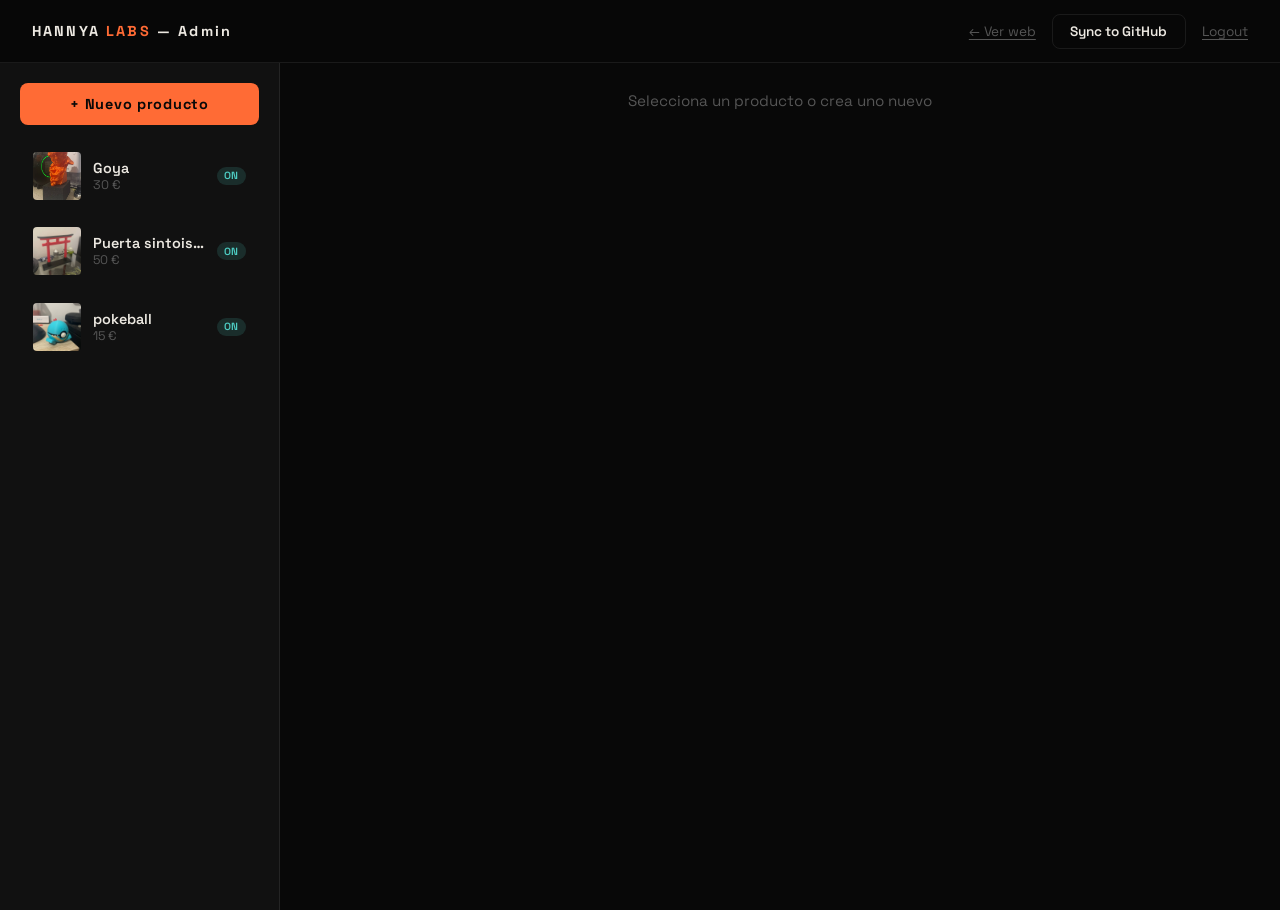
<file: admin.html>
<!DOCTYPE html>
<html lang="es">
<head>
  <meta charset="UTF-8">
  <meta name="viewport" content="width=device-width, initial-scale=1.0">
  <title>Hannya Labs — Admin</title>
  <link rel="icon" href="data:image/svg+xml,<svg xmlns=%22http://www.w3.org/2000/svg%22 viewBox=%220 0 100 100%22><text y=%22.9em%22 font-size=%2290%22>%F0%9F%A7%8A</text></svg>">
  <link rel="preconnect" href="https://fonts.googleapis.com">
  <link rel="preconnect" href="https://fonts.gstatic.com" crossorigin>
  <link href="https://fonts.googleapis.com/css2?family=Space+Grotesk:wght@400;600;700&display=swap" rel="stylesheet">
  <link rel="stylesheet" href="admin.css">
</head>
<body>

<!-- ── SETUP SCREEN ───────────────────────────────────────── -->
<div id="screen-setup" class="screen">
  <div class="setup-card">
    <div class="setup-logo">HANNYA <span>LABS</span></div>
    <h1>Primera configuración</h1>
    <p class="setup-desc">Configura el acceso al repositorio de GitHub para sincronizar los productos.</p>
    <div class="form-group">
      <label for="setup-pat">GitHub Personal Access Token</label>
      <input type="password" id="setup-pat" placeholder="ghp_xxxxxxxxxxxxxxxxxxxx" autocomplete="off">
      <span class="form-hint">Necesita permiso <code>contents: write</code> en el repo</span>
    </div>
    <div class="form-group">
      <label for="setup-repo">Repositorio (usuario/repo)</label>
      <input type="text" id="setup-repo" value="jcarlosroldan/boboprint" placeholder="usuario/repo">
    </div>
    <div class="form-group">
      <label for="setup-pwd">Contraseña del panel</label>
      <input type="password" id="setup-pwd" placeholder="Mínimo 6 caracteres" autocomplete="new-password">
    </div>
    <div class="form-group">
      <label for="setup-pwd2">Confirmar contraseña</label>
      <input type="password" id="setup-pwd2" placeholder="Repite la contraseña" autocomplete="new-password">
    </div>
    <button id="setup-btn" class="btn-primary">Guardar configuración</button>
    <div id="setup-status" class="status-msg"></div>
  </div>
</div>

<!-- ── LOGIN SCREEN ───────────────────────────────────────── -->
<div id="screen-login" class="screen" hidden>
  <div class="setup-card">
    <div class="setup-logo">HANNYA <span>LABS</span></div>
    <h1>Admin</h1>
    <div class="form-group">
      <label for="login-pwd">Contraseña</label>
      <input type="password" id="login-pwd" placeholder="••••••••" autocomplete="current-password">
    </div>
    <button id="login-btn" class="btn-primary">Entrar</button>
    <div id="login-status" class="status-msg"></div>
    <button id="reset-config-btn" class="btn-link">Reconfigurar acceso</button>
  </div>
</div>

<!-- ── PANEL SCREEN ───────────────────────────────────────── -->
<div id="screen-panel" class="screen" hidden>
  <header class="admin-header">
    <span class="logo">HANNYA <span>LABS</span> — Admin</span>
    <div class="admin-header-actions">
      <a href="index.html" class="btn-link">← Ver web</a>
      <button id="sync-btn" class="btn-secondary">Sync to GitHub</button>
      <button id="logout-btn" class="btn-link">Logout</button>
    </div>
  </header>
  <div class="admin-body">
    <aside class="admin-sidebar">
      <button id="add-product-btn" class="btn-primary btn-full">+ Nuevo producto</button>
      <div id="product-list"></div>
    </aside>
    <main class="admin-main">
      <div id="product-form-container">
        <div class="empty-state">
          <p>Selecciona un producto o crea uno nuevo</p>
        </div>
      </div>
      <div id="admin-status" class="status-msg"></div>
    </main>
  </div>
</div>

<script src="admin.js"></script>
</body>
</html>
</file>
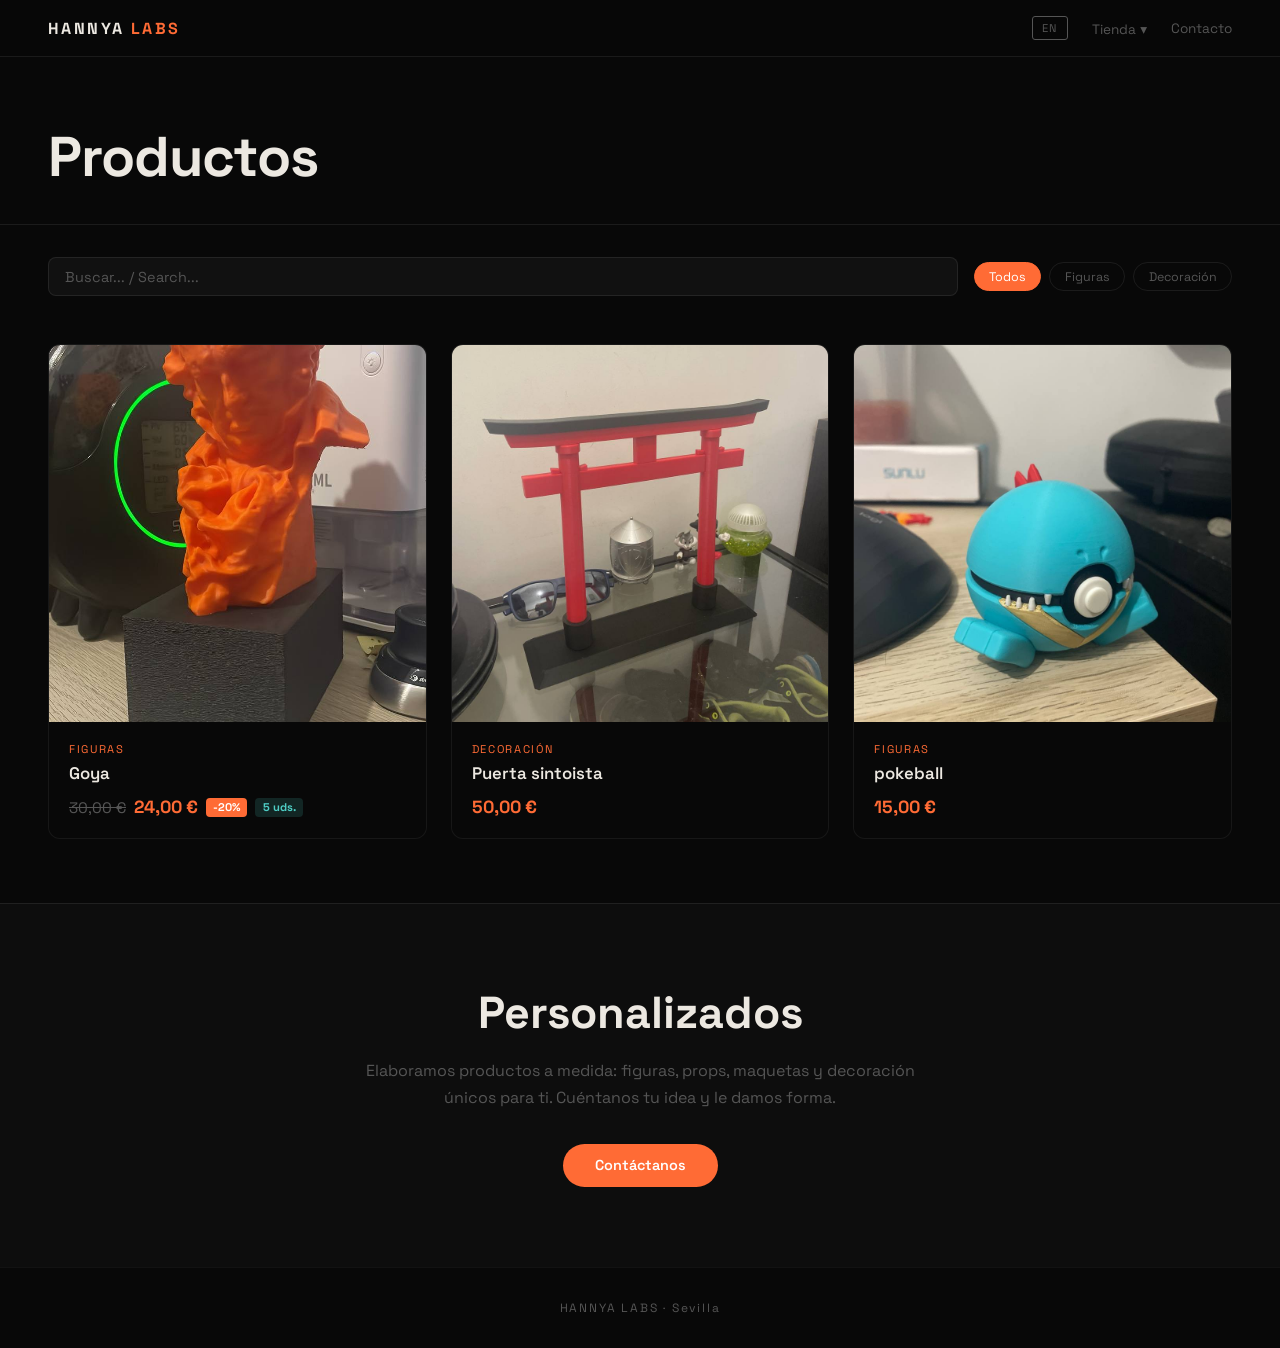
<file: producto.html>
<!DOCTYPE html>
<html lang="es">
<head>
  <meta charset="UTF-8">
  <meta name="viewport" content="width=device-width, initial-scale=1.0">
  <title>Producto — Hannya Labs</title>
  <meta name="description" content="Detalle de producto Hannya Labs">
  <link rel="icon" href="data:image/svg+xml,<svg xmlns=%22http://www.w3.org/2000/svg%22 viewBox=%220 0 100 100%22><text y=%22.9em%22 font-size=%2290%22>%F0%9F%A7%8A</text></svg>">
  <link rel="preconnect" href="https://fonts.googleapis.com">
  <link rel="preconnect" href="https://fonts.gstatic.com" crossorigin>
  <link href="https://fonts.googleapis.com/css2?family=Space+Grotesk:wght@400;600;700&display=swap" rel="stylesheet">
  <link rel="stylesheet" href="productos.css">
</head>
<body>

<header>
  <a href="index.html" class="logo">HANNYA <span>LABS</span></a>
  <div class="header-right">
    <button class="lang-toggle"><span class="es">EN</span><span class="en">ES</span></button>
    <div class="nav-dropdown" id="nav-tienda">
      <button class="nav-dropdown-btn header-cta">
        <span class="es">Tienda ▾</span><span class="en">Shop ▾</span>
      </button>
      <div class="nav-dropdown-menu">
        <a href="productos.html"><span class="es">Productos</span><span class="en">Products</span></a>
        <a href="productos.html#personalizados"><span class="es">Personalizados</span><span class="en">Custom orders</span></a>
        <a href="index.html#contacto"><span class="es">Contacto</span><span class="en">Contact</span></a>
      </div>
    </div>
    <a href="index.html#contacto" class="header-cta"><span class="es">Contacto</span><span class="en">Contact</span></a>
  </div>
</header>

<main class="producto-detail">
  <a href="productos.html" class="back-link">← <span class="es">Productos</span><span class="en">Products</span></a>

  <div class="producto-layout">
    <div class="producto-img-col">
      <div id="det-img-wrap"></div>
    </div>
    <div class="producto-info-col">
      <span id="det-cat" class="det-cat"></span>
      <h1 id="det-name"></h1>
      <div class="det-price-wrap" id="det-price-wrap"></div>
      <p id="det-desc" class="det-desc"></p>
      <div class="det-meta" id="det-meta"></div>
      <a href="index.html#contacto" class="btn-primary">
        <span class="es">Pedir este producto</span>
        <span class="en">Order this product</span>
      </a>
    </div>
  </div>
</main>

<footer>HANNYA LABS · Sevilla</footer>

<script src="producto.js"></script>
</body>
</html>
</file>
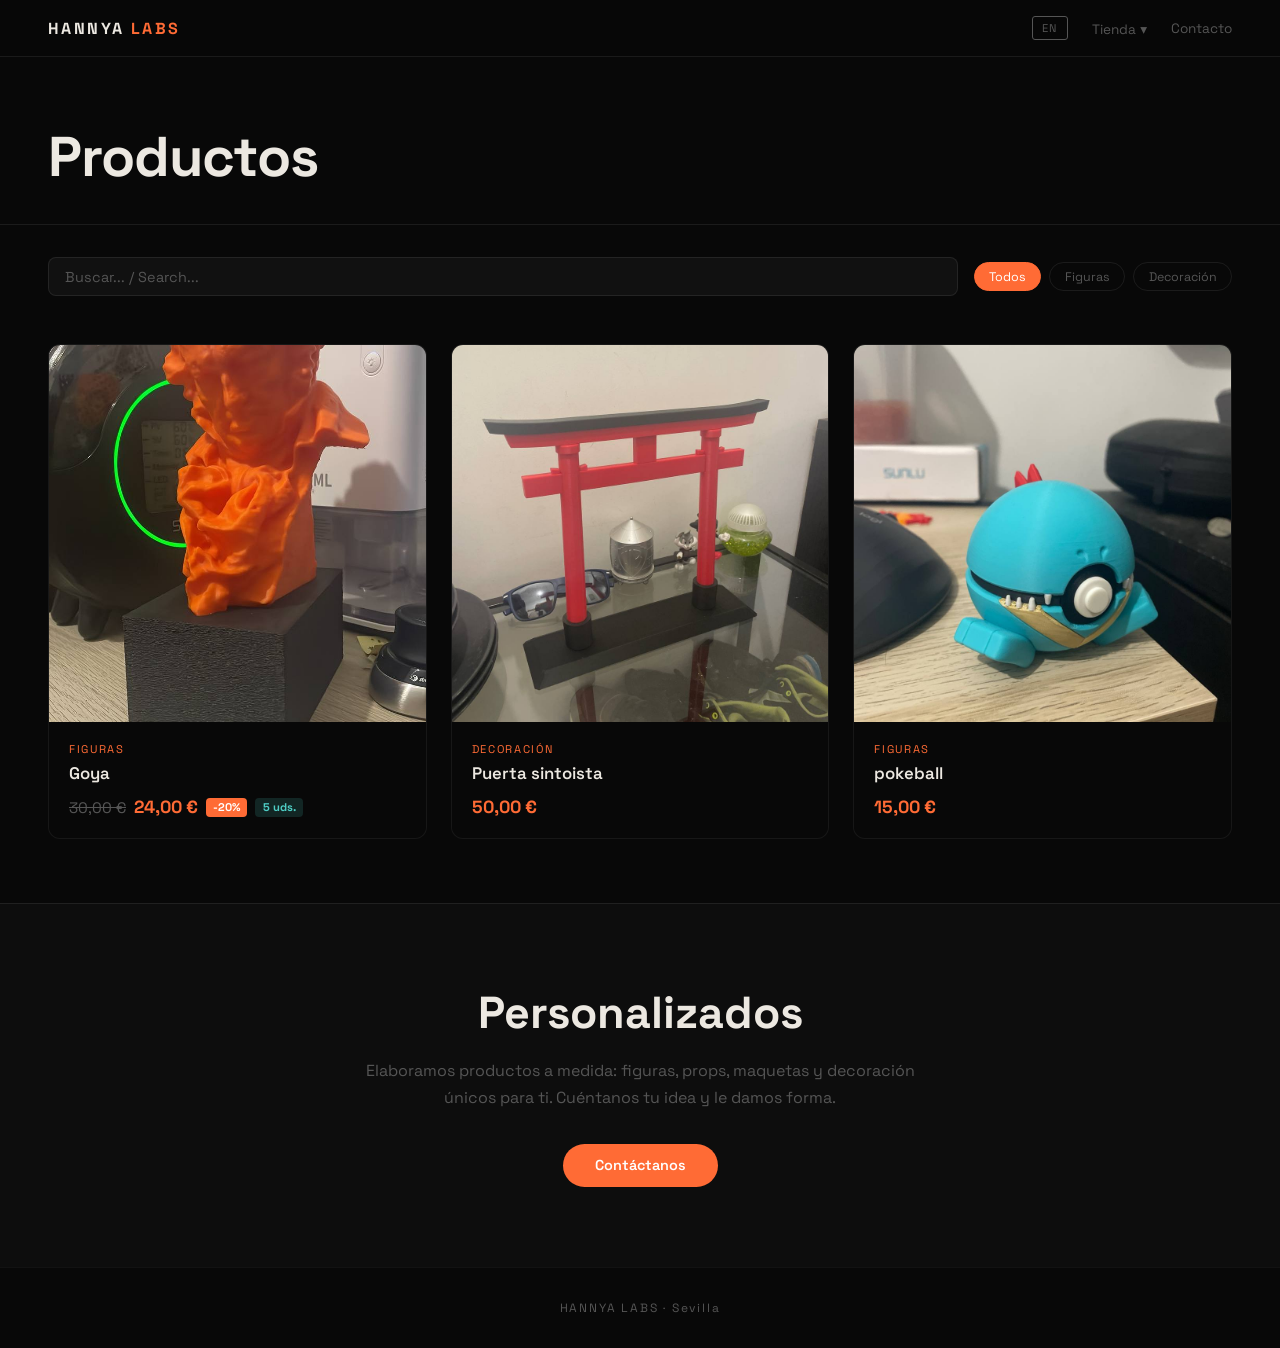
<file: productos.html>
<!DOCTYPE html>
<html lang="es">
<head>
  <meta charset="UTF-8">
  <meta name="viewport" content="width=device-width, initial-scale=1.0">
  <title>Productos — Hannya Labs</title>
  <meta name="description" content="Catálogo de productos de Hannya Labs. Figuras, maquetas, decoración y más.">
  <link rel="icon" href="data:image/svg+xml,<svg xmlns=%22http://www.w3.org/2000/svg%22 viewBox=%220 0 100 100%22><text y=%22.9em%22 font-size=%2290%22>%F0%9F%A7%8A</text></svg>">
  <link rel="preconnect" href="https://fonts.googleapis.com">
  <link rel="preconnect" href="https://fonts.gstatic.com" crossorigin>
  <link href="https://fonts.googleapis.com/css2?family=Space+Grotesk:wght@400;600;700&display=swap" rel="stylesheet">
  <link rel="stylesheet" href="productos.css">
</head>
<body>

<header>
  <a href="index.html" class="logo">HANNYA <span>LABS</span></a>
  <div class="header-right">
    <button class="lang-toggle"><span class="es">EN</span><span class="en">ES</span></button>
    <div class="nav-dropdown" id="nav-tienda">
      <button class="nav-dropdown-btn header-cta">
        <span class="es">Tienda ▾</span><span class="en">Shop ▾</span>
      </button>
      <div class="nav-dropdown-menu">
        <a href="productos.html"><span class="es">Productos</span><span class="en">Products</span></a>
        <a href="productos.html#personalizados"><span class="es">Personalizados</span><span class="en">Custom orders</span></a>
        <a href="index.html#contacto"><span class="es">Contacto</span><span class="en">Contact</span></a>
      </div>
    </div>
    <a href="index.html#contacto" class="header-cta"><span class="es">Contacto</span><span class="en">Contact</span></a>
  </div>
</header>

<main>
  <section class="productos-hero">
    <h1><span class="es">Productos</span><span class="en">Products</span></h1>
  </section>

  <section class="productos-controls">
    <input id="search-input" type="search" placeholder="Buscar... / Search...">
    <div id="cat-filters"></div>
  </section>

  <section class="productos-section">
    <div id="productos-grid" class="productos-grid"></div>
    <p id="no-results" hidden>
      <span class="es">Sin resultados</span><span class="en">No results</span>
    </p>
  </section>

  <section id="personalizados" class="personalizados-section">
    <h2><span class="es">Personalizados</span><span class="en">Custom orders</span></h2>
    <p>
      <span class="es">Elaboramos productos a medida: figuras, props, maquetas y decoración únicos para ti. Cuéntanos tu idea y le damos forma.</span>
      <span class="en">We craft custom pieces: unique figures, props, scale models and decor made just for you. Tell us your idea and we'll shape it.</span>
    </p>
    <a href="index.html#contacto" class="btn-contact">
      <span class="es">Contáctanos</span><span class="en">Contact us</span>
    </a>
  </section>
</main>

<footer>HANNYA LABS · Sevilla</footer>

<script src="productos.js"></script>
</body>
</html>
</file>
<file: admin.css>
:root {
  --bg: #080808;
  --bg2: #111;
  --bg3: #1a1a1a;
  --text: #ece8e1;
  --muted: #555;
  --accent: #ff6b35;
  --teal: #4ecdc4;
  --border: rgba(255,255,255,0.08);
  --radius: 8px;
  --font: 'Space Grotesk', system-ui, sans-serif;
}

* { margin: 0; padding: 0; box-sizing: border-box; }
[hidden] { display: none !important; }

body {
  font-family: var(--font);
  background: var(--bg);
  color: var(--text);
  min-height: 100vh;
}

a { color: inherit; text-decoration: none; }

/* ── SCREENS ─────────────────────────────────────────────── */
.screen { min-height: 100vh; }

/* ── SETUP / LOGIN ───────────────────────────────────────── */
#screen-setup,
#screen-login {
  display: flex;
  align-items: center;
  justify-content: center;
  padding: 2rem;
}

.setup-card {
  background: var(--bg2);
  border: 1px solid var(--border);
  border-radius: 16px;
  padding: 2.5rem;
  width: 100%;
  max-width: 440px;
}

.setup-logo {
  font-weight: 700;
  font-size: 1rem;
  letter-spacing: 0.15em;
  margin-bottom: 1.5rem;
  color: var(--muted);
}
.setup-logo span { color: var(--accent); }

.setup-card h1 {
  font-size: 1.6rem;
  font-weight: 700;
  margin-bottom: 0.5rem;
}

.setup-desc {
  color: var(--muted);
  font-size: 0.9rem;
  margin-bottom: 1.75rem;
  line-height: 1.5;
}

/* ── FORM ELEMENTS ───────────────────────────────────────── */
.form-group {
  margin-bottom: 1.25rem;
  display: flex;
  flex-direction: column;
  gap: 0.4rem;
}

label {
  font-size: 0.8rem;
  font-weight: 600;
  text-transform: uppercase;
  letter-spacing: 0.1em;
  color: var(--muted);
}

input[type="text"],
input[type="password"],
input[type="number"],
input[type="email"],
select,
textarea {
  background: var(--bg3);
  border: 1px solid var(--border);
  border-radius: var(--radius);
  color: var(--text);
  font-family: var(--font);
  font-size: 0.95rem;
  padding: 0.65rem 0.85rem;
  transition: border-color 0.2s;
  outline: none;
  width: 100%;
}

input:focus,
select:focus,
textarea:focus {
  border-color: var(--accent);
}

textarea {
  resize: vertical;
  min-height: 80px;
}

.form-hint {
  font-size: 0.75rem;
  color: var(--muted);
}
.form-hint code {
  background: var(--bg3);
  padding: 0.1em 0.4em;
  border-radius: 3px;
  font-size: 0.8em;
}

/* ── BUTTONS ─────────────────────────────────────────────── */
.btn-primary {
  background: var(--accent);
  color: var(--bg);
  border: none;
  border-radius: var(--radius);
  padding: 0.75rem 1.5rem;
  font-family: var(--font);
  font-size: 0.9rem;
  font-weight: 700;
  letter-spacing: 0.05em;
  cursor: pointer;
  transition: opacity 0.2s, transform 0.2s;
}
.btn-primary:hover { opacity: 0.85; }
.btn-primary:active { transform: scale(0.98); }
.btn-primary.btn-full { width: 100%; margin-bottom: 1rem; }

.btn-secondary {
  background: transparent;
  color: var(--text);
  border: 1px solid var(--border);
  border-radius: var(--radius);
  padding: 0.5rem 1.1rem;
  font-family: var(--font);
  font-size: 0.85rem;
  font-weight: 600;
  cursor: pointer;
  transition: border-color 0.2s, color 0.2s;
}
.btn-secondary:hover { border-color: var(--accent); color: var(--accent); }

.btn-link {
  background: none;
  border: none;
  color: var(--muted);
  font-family: var(--font);
  font-size: 0.85rem;
  cursor: pointer;
  transition: color 0.2s;
  padding: 0;
  text-decoration: underline;
  text-underline-offset: 3px;
}
.btn-link:hover { color: var(--text); }

.btn-danger {
  background: #c0392b;
  color: #fff;
  border: none;
  border-radius: var(--radius);
  padding: 0.6rem 1.2rem;
  font-family: var(--font);
  font-size: 0.85rem;
  font-weight: 600;
  cursor: pointer;
  transition: opacity 0.2s;
}
.btn-danger:hover { opacity: 0.8; }

/* ── STATUS MESSAGES ─────────────────────────────────────── */
.status-msg {
  margin-top: 1rem;
  font-size: 0.85rem;
  min-height: 1.2em;
  border-radius: var(--radius);
  padding: 0;
  transition: all 0.2s;
}
.status-msg:not(:empty) {
  padding: 0.65rem 0.9rem;
}
.status-msg.success { background: rgba(78,205,196,0.12); color: var(--teal); }
.status-msg.error   { background: rgba(192,57,43,0.12);  color: #e74c3c; }
.status-msg.warning { background: rgba(255,107,53,0.12); color: var(--accent); }
.status-msg.info    { background: rgba(255,255,255,0.05); color: var(--muted); }

/* ── PANEL HEADER ────────────────────────────────────────── */
.admin-header {
  display: flex;
  align-items: center;
  justify-content: space-between;
  padding: 0.85rem 2rem;
  background: rgba(8,8,8,0.95);
  backdrop-filter: blur(12px);
  border-bottom: 1px solid var(--border);
  position: sticky;
  top: 0;
  z-index: 100;
}

.admin-header .logo {
  font-weight: 700;
  font-size: 0.9rem;
  letter-spacing: 0.15em;
}
.admin-header .logo span { color: var(--accent); }

.admin-header-actions {
  display: flex;
  align-items: center;
  gap: 1rem;
}

/* ── PANEL LAYOUT ────────────────────────────────────────── */
.admin-body {
  display: flex;
  height: calc(100vh - 53px);
  overflow: hidden;
}

.admin-sidebar {
  width: 280px;
  flex-shrink: 0;
  background: var(--bg2);
  border-right: 1px solid var(--border);
  display: flex;
  flex-direction: column;
  padding: 1.25rem;
  overflow-y: auto;
  gap: 0;
}

.admin-main {
  flex: 1;
  padding: 1.75rem 2rem;
  overflow-y: auto;
}

/* ── PRODUCT LIST ────────────────────────────────────────── */
#product-list {
  display: flex;
  flex-direction: column;
  gap: 0.4rem;
}

.product-row {
  display: flex;
  align-items: center;
  gap: 0.75rem;
  padding: 0.6rem 0.75rem;
  border-radius: var(--radius);
  cursor: pointer;
  transition: background 0.15s;
  border: 1px solid transparent;
}
.product-row:hover { background: var(--bg3); }
.product-row.active {
  background: var(--bg3);
  border-color: var(--accent);
}

.product-row-thumb {
  width: 48px;
  height: 48px;
  border-radius: 4px;
  overflow: hidden;
  background: var(--bg3);
  flex-shrink: 0;
  display: flex;
  align-items: center;
  justify-content: center;
  font-size: 1.4rem;
}
.product-row-thumb img {
  width: 100%;
  height: 100%;
  object-fit: cover;
}

.product-row-info {
  flex: 1;
  min-width: 0;
}
.product-row-name {
  font-size: 0.9rem;
  font-weight: 600;
  white-space: nowrap;
  overflow: hidden;
  text-overflow: ellipsis;
}
.product-row-price {
  font-size: 0.78rem;
  color: var(--muted);
}

.product-row-badge {
  font-size: 0.65rem;
  padding: 0.15rem 0.45rem;
  border-radius: 100px;
  font-weight: 600;
  letter-spacing: 0.05em;
  flex-shrink: 0;
}
.badge-visible   { background: rgba(78,205,196,0.15); color: var(--teal); }
.badge-hidden    { background: rgba(85,85,85,0.2);    color: var(--muted); }

/* ── PRODUCT FORM ────────────────────────────────────────── */
.product-form {
  max-width: 700px;
}

.product-form h2 {
  font-size: 1.2rem;
  font-weight: 700;
  margin-bottom: 1.5rem;
  padding-bottom: 0.75rem;
  border-bottom: 1px solid var(--border);
}

.form-row {
  display: grid;
  grid-template-columns: 1fr 1fr;
  gap: 1rem;
}

.form-actions {
  display: flex;
  gap: 0.75rem;
  margin-top: 1.5rem;
  padding-top: 1rem;
  border-top: 1px solid var(--border);
  flex-wrap: wrap;
}

/* ── IMAGE UPLOAD ────────────────────────────────────────── */
.image-upload-area {
  border: 2px dashed var(--border);
  border-radius: var(--radius);
  padding: 1.5rem;
  text-align: center;
  cursor: pointer;
  transition: border-color 0.2s;
  background: var(--bg3);
}
.image-upload-area:hover { border-color: var(--accent); }
.image-upload-area input[type="file"] { display: none; }

.image-preview-wrap {
  position: relative;
  display: inline-block;
}
.image-preview-wrap img {
  max-width: 100%;
  max-height: 200px;
  border-radius: var(--radius);
  display: block;
}
.image-preview-label {
  margin-top: 0.6rem;
  font-size: 0.8rem;
  color: var(--muted);
}

.upload-placeholder {
  color: var(--muted);
  font-size: 0.9rem;
}
.upload-placeholder strong { color: var(--text); }

/* ── VISIBLE TOGGLE ──────────────────────────────────────── */
.toggle-group {
  display: flex;
  align-items: center;
  gap: 0.75rem;
  padding: 0.65rem 0;
}

.toggle-switch {
  position: relative;
  width: 44px;
  height: 24px;
  flex-shrink: 0;
}
.toggle-switch input { display: none; }
.toggle-slider {
  position: absolute;
  inset: 0;
  background: var(--bg3);
  border: 1px solid var(--border);
  border-radius: 100px;
  cursor: pointer;
  transition: background 0.2s, border-color 0.2s;
}
.toggle-slider::before {
  content: '';
  position: absolute;
  left: 3px;
  top: 50%;
  transform: translateY(-50%);
  width: 16px;
  height: 16px;
  background: var(--muted);
  border-radius: 50%;
  transition: transform 0.2s, background 0.2s;
}
.toggle-switch input:checked + .toggle-slider { background: var(--accent); border-color: var(--accent); }
.toggle-switch input:checked + .toggle-slider::before {
  transform: translate(20px, -50%);
  background: #fff;
}

.toggle-label {
  font-size: 0.9rem;
  color: var(--text);
}

/* ── EMPTY STATE ─────────────────────────────────────────── */
.empty-state {
  display: flex;
  flex-direction: column;
  align-items: center;
  justify-content: center;
  height: 60%;
  color: var(--muted);
  font-size: 0.95rem;
  text-align: center;
}

/* ── SCROLLBAR ───────────────────────────────────────────── */
::-webkit-scrollbar { width: 6px; }
::-webkit-scrollbar-track { background: transparent; }
::-webkit-scrollbar-thumb { background: var(--border); border-radius: 3px; }

/* ── RESPONSIVE ──────────────────────────────────────────── */
@media (max-width: 768px) {
  .admin-body { flex-direction: column; height: auto; overflow: visible; }
  .admin-sidebar { width: 100%; height: auto; border-right: none; border-bottom: 1px solid var(--border); }
  .admin-main { padding: 1.25rem; }
  .form-row { grid-template-columns: 1fr; }
  .admin-header { padding: 0.85rem 1.25rem; }
}
</file>
<file: productos.css>
/* ── productos.css — estilos para productos.html y producto.html ── */
:root {
  --bg: #080808;
  --text: #ece8e1;
  --muted: #555;
  --accent: #ff6b35;
  --teal: #4ecdc4;
  --border: rgba(255,255,255,0.08);
  --radius: 8px;
  --font: 'Space Grotesk', system-ui, sans-serif;
}

* { margin: 0; padding: 0; box-sizing: border-box; }
html { scroll-behavior: smooth; }
html[lang="en"] .es { display: none; }
html[lang="es"] .en { display: none; }

body {
  font-family: var(--font);
  background: var(--bg);
  color: var(--text);
  overflow-x: hidden;
}

a { color: inherit; text-decoration: none; }
::selection { background: var(--accent); color: var(--bg); }

header {
  position: sticky;
  top: 0;
  left: 0;
  right: 0;
  display: flex;
  align-items: center;
  justify-content: space-between;
  padding: 1rem 3rem;
  z-index: 100;
  background: rgba(8,8,8,0.95);
  backdrop-filter: blur(12px);
  border-bottom: 1px solid var(--border);
}

.logo {
  font-weight: 700;
  font-size: 1rem;
  letter-spacing: 0.15em;
}
.logo span { color: var(--accent); }

.header-right {
  display: flex;
  align-items: center;
  gap: 1.5rem;
}

.header-cta {
  font-size: 0.85rem;
  color: var(--muted);
  transition: color 0.3s;
}
.header-cta:hover { color: var(--text); }

.lang-toggle {
  background: none;
  border: 1px solid var(--muted);
  color: var(--muted);
  padding: 0.25rem 0.6rem;
  border-radius: 3px;
  font-family: var(--font);
  font-size: 0.7rem;
  letter-spacing: 0.1em;
  cursor: pointer;
  transition: color 0.3s, border-color 0.3s;
}
.lang-toggle:hover { color: var(--text); border-color: var(--text); }

/* Dropdown nav */
.nav-dropdown { position: relative; }
.nav-dropdown-btn {
  background: none;
  border: none;
  font-family: var(--font);
  padding: 0;
  cursor: pointer;
}
.nav-dropdown-menu {
  position: absolute;
  top: calc(100% + 0.5rem);
  right: 0;
  background: rgba(8,8,8,0.95);
  backdrop-filter: blur(12px);
  border: 1px solid var(--border);
  border-radius: var(--radius);
  min-width: 160px;
  padding: 0.4rem 0;
  opacity: 0;
  pointer-events: none;
  transform: translateY(-6px);
  transition: opacity 0.2s, transform 0.2s;
  z-index: 200;
}
.nav-dropdown:hover .nav-dropdown-menu,
.nav-dropdown.open .nav-dropdown-menu {
  opacity: 1;
  pointer-events: auto;
  transform: none;
}
.nav-dropdown-menu a {
  display: block;
  padding: 0.55rem 1.1rem;
  font-size: 0.85rem;
  color: var(--muted);
  transition: color 0.2s;
}
.nav-dropdown-menu a:hover { color: var(--text); }

footer {
  padding: 2rem 3rem;
  text-align: center;
  font-size: 0.75rem;
  letter-spacing: 0.15em;
  color: var(--muted);
  border-top: 1px solid rgba(255,255,255,0.04);
}

/* ── Página listado (productos.html) ── */
.productos-hero {
  padding: 4rem 3rem 2rem;
  border-bottom: 1px solid var(--border);
}
.productos-hero h1 {
  font-size: clamp(2rem, 5vw, 3.5rem);
  font-weight: 700;
  letter-spacing: -0.02em;
}

.productos-controls {
  padding: 2rem 3rem 1rem;
  display: flex;
  flex-wrap: wrap;
  gap: 1rem;
  align-items: center;
}

#search-input {
  flex: 1 1 240px;
  background: rgba(255,255,255,0.04);
  border: 1px solid var(--border);
  border-radius: var(--radius);
  padding: 0.6rem 1rem;
  font-family: var(--font);
  font-size: 0.9rem;
  color: var(--text);
  outline: none;
  transition: border-color 0.2s;
}
#search-input:focus { border-color: rgba(255,255,255,0.2); }
#search-input::placeholder { color: var(--muted); }

#cat-filters {
  display: flex;
  flex-wrap: wrap;
  gap: 0.5rem;
}

.cat-pill {
  padding: 0.35rem 0.9rem;
  border: 1px solid var(--border);
  border-radius: 100px;
  font-size: 0.78rem;
  color: var(--muted);
  cursor: pointer;
  transition: border-color 0.2s, color 0.2s, background 0.2s;
  background: none;
  font-family: var(--font);
}
.cat-pill:hover { color: var(--text); border-color: rgba(255,255,255,0.2); }
.cat-pill.active {
  background: var(--accent);
  border-color: var(--accent);
  color: #fff;
}

.productos-section {
  padding: 2rem 3rem 4rem;
}

.productos-grid {
  display: grid;
  grid-template-columns: repeat(3, 1fr);
  gap: 1.5rem;
}

#no-results {
  color: var(--muted);
  text-align: center;
  padding: 4rem 0;
  font-size: 1rem;
}

/* Cards */
.producto-card-link { display: block; text-decoration: none; color: inherit; }

.producto-card {
  background: var(--bg);
  border: 1px solid rgba(255,255,255,0.06);
  border-radius: 12px;
  overflow: hidden;
  transition: transform 0.4s cubic-bezier(0.16,1,0.3,1), border-color 0.3s;
}
.producto-card:hover { transform: translateY(-4px); border-color: rgba(255,255,255,0.12); }

.producto-img-wrap { aspect-ratio: 1/1; overflow: hidden; background: #111; }
.producto-img-wrap img { width:100%; height:100%; object-fit:cover; transition: transform 0.5s; }
.producto-card:hover .producto-img-wrap img { transform: scale(1.04); }

.producto-img-placeholder {
  width: 100%;
  aspect-ratio: 1/1;
  display: flex;
  align-items: center;
  justify-content: center;
  font-size: 3rem;
  background: #111;
}

.producto-info { padding: 1.25rem; }
.producto-cat { display:block; font-size:0.7rem; text-transform:uppercase; letter-spacing:.15em; color:var(--accent); margin-bottom:0.4rem; }
.producto-name { font-size:1.05rem; font-weight:600; margin-bottom:0.75rem; }
.producto-price-row { display:flex; align-items:center; gap:0.5rem; flex-wrap:wrap; }
.producto-price { font-size:1.1rem; font-weight:700; color:var(--accent); }
.price-original { font-size:0.95rem; font-weight:400; text-decoration:line-through; color:var(--muted); }
.price-final { font-size:1.1rem; font-weight:700; color:var(--accent); }
.discount-badge { background:var(--accent); color:#fff; font-size:0.7rem; font-weight:700; padding:0.15rem 0.45rem; border-radius:4px; }
.stock-badge { font-size:0.7rem; font-weight:700; padding:0.15rem 0.45rem; border-radius:4px; }
.stock-badge.in-stock { background:rgba(78,205,196,0.15); color:var(--teal); }
.stock-badge.out-of-stock { background:rgba(255,80,80,0.15); color:#ff5050; }

/* Sección personalizados */
.personalizados-section {
  padding: 5rem 3rem;
  text-align: center;
  background: rgba(255,255,255,0.02);
  border-top: 1px solid var(--border);
}
.personalizados-section h2 {
  font-size: clamp(1.8rem, 4vw, 2.8rem);
  font-weight: 700;
  margin-bottom: 1rem;
}
.personalizados-section p {
  color: var(--muted);
  font-size: 1rem;
  line-height: 1.7;
  max-width: 560px;
  margin: 0 auto 2rem;
}
.btn-contact {
  display: inline-block;
  padding: 0.8rem 2rem;
  background: var(--accent);
  color: #fff;
  border-radius: 100px;
  font-weight: 600;
  font-size: 0.9rem;
  transition: transform 0.3s, box-shadow 0.3s;
}
.btn-contact:hover { transform: translateY(-2px); box-shadow: 0 8px 30px rgba(255,107,53,0.25); }

/* ── Página detalle (producto.html) ── */
.producto-detail {
  padding: 3rem;
  max-width: 1100px;
  margin: 0 auto;
}

.back-link {
  display: inline-block;
  font-size: 0.85rem;
  color: var(--muted);
  margin-bottom: 2.5rem;
  transition: color 0.2s;
}
.back-link:hover { color: var(--text); }

.producto-layout {
  display: grid;
  grid-template-columns: 1fr 1fr;
  gap: 4rem;
  align-items: start;
}

.producto-img-col img {
  width: 100%;
  aspect-ratio: 1/1;
  object-fit: cover;
  border-radius: 12px;
  background: #111;
}
.producto-img-placeholder-lg {
  aspect-ratio: 1/1;
  background: #111;
  border-radius: 12px;
  display: flex;
  align-items: center;
  justify-content: center;
  font-size: 5rem;
}

.producto-info-col { display: flex; flex-direction: column; gap: 1.25rem; }

.det-cat {
  display: block;
  font-size: 0.7rem;
  text-transform: uppercase;
  letter-spacing: 0.2em;
  color: var(--accent);
}

.producto-info-col h1 {
  font-size: clamp(1.8rem, 3vw, 2.5rem);
  font-weight: 700;
  line-height: 1.2;
}

.det-price-wrap {
  display: flex;
  align-items: center;
  gap: 0.75rem;
  flex-wrap: wrap;
}
.det-price-wrap .price-original { font-size: 1.1rem; text-decoration: line-through; color: var(--muted); }
.det-price-wrap .price-final { font-size: 1.6rem; font-weight: 700; color: var(--accent); }
.det-price-wrap .discount-badge { font-size: 0.8rem; padding: 0.2rem 0.55rem; }
.det-price-wrap .price-only { font-size: 1.6rem; font-weight: 700; color: var(--accent); }

.det-desc {
  color: var(--muted);
  font-size: 1rem;
  line-height: 1.7;
}

.det-meta {
  display: flex;
  flex-wrap: wrap;
  gap: 0.75rem;
  font-size: 0.85rem;
  color: var(--muted);
}

.btn-primary {
  display: inline-block;
  padding: 0.9rem 2rem;
  background: var(--accent);
  color: #fff;
  border-radius: 100px;
  font-weight: 600;
  font-size: 0.95rem;
  text-align: center;
  transition: transform 0.3s, box-shadow 0.3s;
  align-self: flex-start;
}
.btn-primary:hover { transform: translateY(-2px); box-shadow: 0 8px 30px rgba(255,107,53,0.25); }

/* ── Responsive ── */
@media (max-width: 1024px) {
  .productos-grid { grid-template-columns: repeat(2, 1fr); }
}

@media (max-width: 768px) {
  header { padding: 1rem 1.5rem; }
  .productos-hero { padding: 2.5rem 1.5rem 1.5rem; }
  .productos-controls { padding: 1.5rem 1.5rem 0.5rem; }
  .productos-section { padding: 1.5rem 1.5rem 3rem; }
  .productos-grid { grid-template-columns: 1fr 1fr; gap: 1rem; }
  .personalizados-section { padding: 3.5rem 1.5rem; }
  .producto-detail { padding: 1.5rem; }
  .producto-layout { grid-template-columns: 1fr; gap: 2rem; }
}

@media (max-width: 480px) {
  .productos-grid { grid-template-columns: 1fr; }
}
</file>
